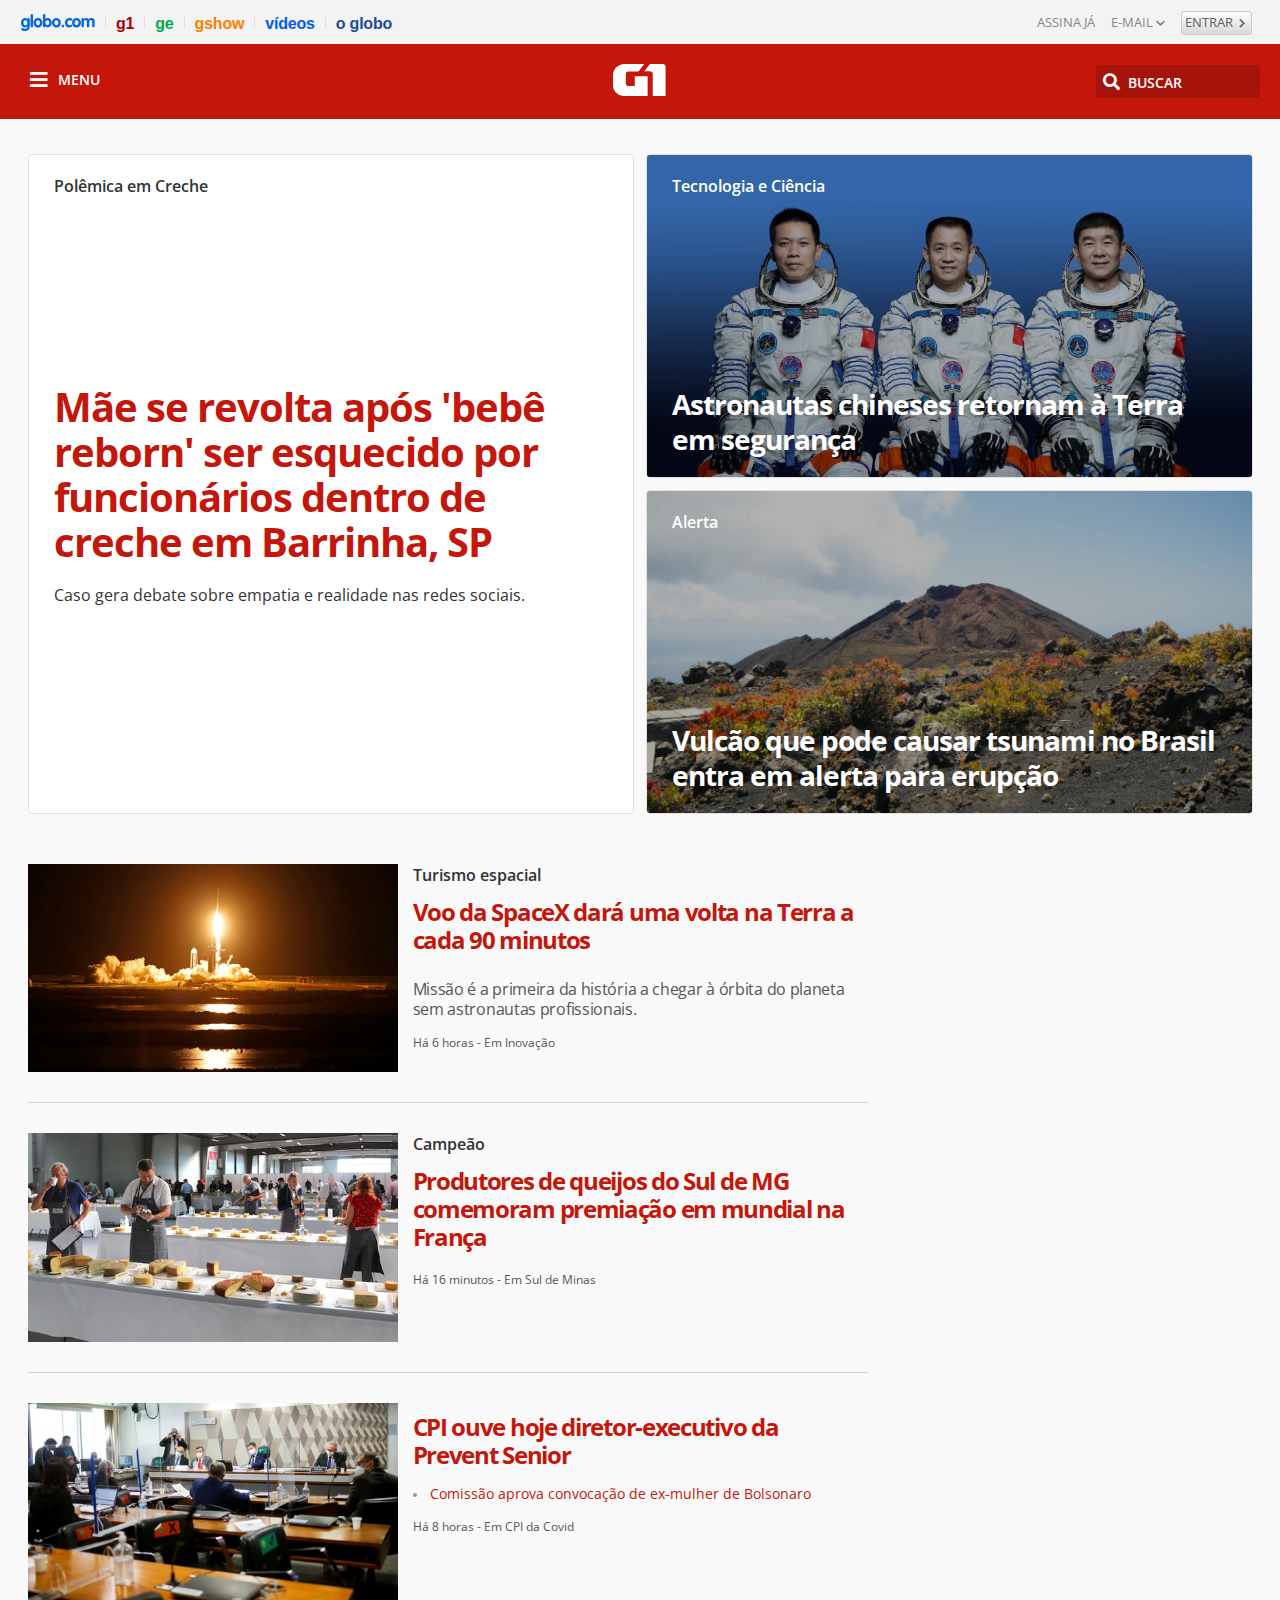
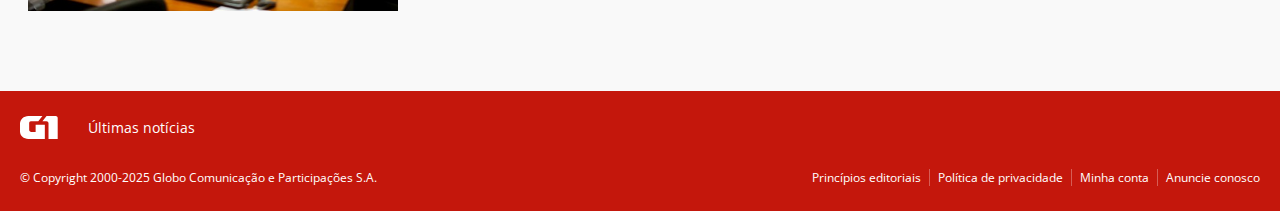
<file: index.html>
<!DOCTYPE html>
<html lang="pt-BR">
  <head>
    <meta charset="utf-8" />
    <meta name="viewport" content="width=device-width, initial-scale=1.0" />
    <title>G1 - O portal de notícias da Globo</title>
    <link rel="stylesheet" href="https://cdnjs.cloudflare.com/ajax/libs/font-awesome/5.15.4/css/all.min.css" />
    <link rel="stylesheet" href="styles.css" />
    <link rel="shortcut icon" href="images/favicon.png" type="image/x-icon">
  </head>

  <body>
    <div class="all">
      <section class="top-bar">
        <div class="aligner">
          <div class="external-links">
            <a href="#">
              <img src="images/logo-globo-1.svg" alt="globo.com" class="logo-globo-svg" />
            </a>
            <ul class="more-links">
              <li><a href="#">g1</a></li>
              <li><a href="#">ge</a></li>
              <li><a href="#">gshow</a></li>
              <li>
                <a href="#">vídeos</a>
                <div class="float-menu">
                  <ul>
                    <li><a href="#">globoplay</a></li>
                    <li><a href="#">globosat play</a></li>
                  </ul>
                </div>
              </li>
              <li><a href="#">o globo</a></li>
            </ul>
          </div>

          <ul class="user-links">
            <li><a href="#">Assina já</a></li>
            <li>
              <a href="#">E-mail <i class="fas fa-chevron-down"></i></i></a>
              <div class="float-menu" style="top: 30px;">
                <ul>
                  <li><a href="#">globomail free</a></li>
                  <li><a href="#">globomail pro</a></li>
                </ul>
              </div>
            </li>
            <li><a href="#" class="highlight">Entrar <i class="fas fa-chevron-right"></i></a></li>
          </ul>
        </div>
      </section>

      <header class="main-header">
        <div class="aligner">
          <section class="menu-btn">
            <button onclick="mainMenu.show()"><i class="fas fa-bars"></i><span>Menu</span></button>
          </section>

          <section class="logo">
            <a href="#"><img src="images/logo-g1-1.svg" alt="G1"></a>
          </section>

          <section class="search-form">
            <form action="#">
              <label for="search-input"><i class="fas fa-search"></i></label>
              <input type="text" placeholder="Buscar" id="search-input">
            </form>
          </section>

          <section class="search-btn">
            <button><i class="fas fa-search"></i></button>
          </section>
        </div>
      </header>

      <section class="main-container">
        <section class="news-master">
          <div class="box box-big">
            <a href="materia.html">
              <span class="subject">Polêmica em Creche</span>
              <span>
                <span class="title">Mãe se revolta após 'bebê reborn' ser esquecido por funcionários dentro de creche em Barrinha, SP</span>
                <span class="subtitle">Caso gera debate sobre empatia e realidade nas redes sociais.</span>
              </span>
              <span></span>
            </a>
          </div>

          <div class="box box-small">
            <div class="cover-image" style="background-image: url('images/news-2.jpg');"></div>
            <a href="#">
              <span class="subject">Tecnologia e Ciência</span>
              <span class="title">Astronautas chineses retornam à Terra em segurança</span>
            </a>
          </div>

          <div class="box box-small">
            <div class="cover-image" style="background-image: url('images/news-3.jpg');"></div>
            <a href="#">
              <span class="subject">Alerta</span>
              <span class="title">Vulcão que pode causar tsunami no Brasil entra em alerta para erupção</span>
            </a>
          </div>
        </section>

        <section class="news-list">
          <ul>
            <li>
              <div class="subject">Turismo espacial</div>
              <div class="title"><a href="#">Voo da SpaceX dará uma volta na Terra a cada 90 minutos</a></div>
              <div class="brief">Missão é a primeira da história a chegar à órbita do planeta sem astronautas profissionais.</div>
              <div class="image"><a href="#"><img src="images/news-list-3.jpg" alt=""></a></div>
              <div class="time">Há 6 horas - Em Inovação</div>
            </li>

            <li>
              <div class="subject">Campeão</div>
              <div class="title"><a href="#">Produtores de queijos do Sul de MG comemoram premiação em mundial na França</a></div>
              <div class="image"><a href="#"><img src="images/news-list-2.jpg" alt=""></a></div>
              <div class="time">Há 16 minutos - Em Sul de Minas</div>
            </li>

            <li>
              <div class="title"><a href="#">CPI ouve hoje diretor-executivo da Prevent Senior</a></div>
              <div class="related">
                <ul>
                  <li><a href="#">Comissão aprova convocação de ex-mulher de Bolsonaro</a></li>
                </ul>
              </div>
              <div class="image"><a href="#"><img src="images/news-list-1.jpg" alt=""></a></div>
              <div class="time">Há 8 horas - Em CPI da Covid</div>
            </li>

            
          </ul>
        </section>
      </section>

      <footer class="main-footer">
        <div class="aligner">
          <section class="top">
            <a href="#"><img src="images/logo-g1-1.svg" alt="G1"></a>
            <a href="#">Últimas notícias</a>
          </section>
  
          <section class="bottom">
            <p>&copy Copyright 2000-2025 Globo Comunicação e Participações S.A.</p>
            <ul>
              <li><a href="#">Princípios editoriais</a></li>
              <li><a href="#">Política de privacidade</a></li>
              <li><a href="#">Minha conta</a></li>
              <li><a href="#">Anuncie conosco</a></li>
            </ul>
          </section>
        </div>
      </footer>
    </div>

    <script src="scripts.js"></script>
  </body>
</html>
</file>
<file: styles.css>
@import url("https://fonts.googleapis.com/css2?family=Open+Sans:wght@300;400;600;700&display=swap");

* {
  margin: 0;
  padding: 0;
  box-sizing: border-box;
}
html, body {
  height: 100%;
}

.all {
  display: flex;
  flex-direction: column;
  min-height: 100vh;
}

.main-footer {
  margin-top: auto;
}

html {
  font-size: 62.5%;
}

body {
  background-color: #f9f9f9;
  color: #000;
}

body,
html {
  height: 100%;
}

body,
button,
input {
  font-family: "Open Sans", sans-serif;
}

img {
  max-width: 100%;
}

.float-menu {
  display: none;
  background-color: #fff;
  position: absolute;
  padding: 5px 5px 5px 1px;
  top: 45px;
  left: 0px;
  box-shadow: 0 0 0 4px rgb(0 0 0 / 6%);
  border-radius: 4px;
  border: 1px solid #e1e1e1;
  z-index: 1;
}
.float-menu::before {
  content: "";
  position: absolute;
  top: -11px;
  left: 10%;
  background: url("images/images-large-s546941f7e6.png") no-repeat;
  background-position: 0 -15px;
  width: 25px;
  height: 11px;
  z-index: 1;
}
.float-menu > ul {
  list-style: none;
}
.float-menu > ul > li > a {
  text-decoration: none;
  font-family: arial, helvetica, sans-serif;
  color: #999;
  font-size: 1.2rem;
  white-space: nowrap;
  padding: 3px 5px;
  font-weight: 600;
  border-left: 3px solid transparent;
  display: block;
  margin: 2px 0;
}
.float-menu > ul > li > a:hover {
  color: #1063e0;
  border-color: #1063e0;
}

.top-bar {
  background-color: #f3f3f3;
}
.top-bar .aligner {
  max-width: 1400px;
  padding: 0 20px;
  margin: 0 auto;
  display: flex;
  align-items: center;
  justify-content: space-between;
}
.top-bar .external-links {
  display: flex;
  align-items: center;
  height: 44px;
}
.top-bar .external-links > a {
  height: fit-content;
  line-height: 0;
  margin-right: 10px;
  text-decoration: none;
}
.top-bar .external-links > a:hover {
  opacity: 0.7;
}
.top-bar .external-links .logo-globo-svg {
  width: 75px;
}
.top-bar .external-links .more-links {
  display: flex;
  height: 100%;
}
.top-bar .external-links .more-links > li {
  display: flex;
  align-items: center;
  position: relative;
}
.top-bar .external-links .more-links > li::before {
  content: "";
  width: 1px;
  height: 10px;
  background: #ddd;
  display: block;
}
.top-bar .external-links .more-links > li > a {
  border-top: 2px solid transparent;
  padding: 0 10px;
  display: flex;
  height: 100%;
  align-items: center;
  font-family: arial, helvetica, sans-serif;
  text-decoration: none;
  font-size: 1.6rem;
  letter-spacing: -0.02rem;
  font-weight: 600;
  list-style: none;
  line-height: 1px;
}
.top-bar .external-links .more-links > li:hover > .float-menu {
  display: block;
}
.top-bar .external-links .more-links > li:nth-child(1) > a {
  color: #a80000;
}
.top-bar .external-links .more-links > li:nth-child(2) > a {
  color: #06aa48;
}
.top-bar .external-links .more-links > li:nth-child(3) > a {
  color: #ff7f00;
}
.top-bar .external-links .more-links > li:nth-child(4) > a {
  color: #005cef;
}
.top-bar .external-links .more-links > li:nth-child(5) > a {
  color: #1e4c9a;
}
.top-bar .external-links .more-links > li:nth-child(1) > a:hover {
  border-color: #a80000;
}
.top-bar .external-links .more-links > li:nth-child(2) > a:hover {
  border-color: #06aa48;
}
.top-bar .external-links .more-links > li:nth-child(3) > a:hover {
  border-color: #ff7f00;
}
.top-bar .external-links .more-links > li:nth-child(4) > a:hover {
  border-color: #005cef;
}
.top-bar .external-links .more-links > li:nth-child(5) > a:hover {
  border-color: #1e4c9a;
}
.top-bar .user-links {
  list-style: none;
  display: flex;
}
.top-bar .user-links > li {
  position: relative;
  padding: 0 8px;
}
.top-bar .user-links > li:hover > .float-menu {
  display: block;
}
.top-bar .user-links > li > a {
  font-size: 1.27rem;
  color: #868686;
  text-transform: uppercase;
  text-decoration: none;
  padding: 12px 0;
  transition: color 0.3s ease;
}
.top-bar .user-links > li > a > i {
  font-size: 1rem;
}
.top-bar .user-links a.highlight {
  background: linear-gradient(#fdfdfd, #d8d8d8);
  color: #5f5d5d;
  border: 1px solid #ccc;
  padding: 1px 3px 3px 3px;
  border-radius: 3px;
}
.top-bar .user-links > li > a:hover {
  color: #1063e0;
}
.top-bar .user-links > li > a.highlight > i {
  margin: 0 3px;
}
@media only screen and (max-width: 750px) {
  .top-bar {
    display: none;
  }
}

.main-header {
  background-color: #c4170c;
  height: 75px;
}
.main-header .aligner {
  max-width: 1360px;
  margin: 0 auto;
  height: 100%;
  padding: 0 20px;
  display: grid;
  grid-template-columns: repeat(3, 1fr);
  align-items: center;
}
.main-header .menu-btn > button {
  font-weight: 600;
  background: none;
  border: none;
  cursor: pointer;
  text-transform: uppercase;
  color: #fff;
  font-size: 1.4rem;
}
.main-header .menu-btn > button > i {
  font-size: 2rem;
  margin-right: 10px;
  vertical-align: middle;
  margin-bottom: 3px;
}
.main-header .logo {
  text-align: center;
}
.main-header .logo img {
  width: 53px;
}
.main-header .search-form {
  height: 33px;
  position: relative;
}
.main-header .search-form > form {
  position: absolute;
  top: 0;
  right: 0;
}
.main-header .search-form > form > label {
  position: absolute;
  top: 5px;
  left: 7px;
  z-index: 1;
  color: #fff;
  font-size: 1.7rem;
}
.main-header .search-form > form:focus-within > label {
  color: #969696;
}
.main-header .search-form > form > input[type="text"] {
  width: 164px;
  height: 33px;
  background-color: rgba(0, 0, 0, 0.15);
  border-radius: 4px;
  border: none;
  outline: 0;
  font-size: 1.4rem;
  padding: 5px 5px 4px 32px;
  transition: width ease 0.3s;
  font-weight: 600;
}
.main-header .search-form > form > input[type="text"]::placeholder {
  text-transform: uppercase;
  color: #fff;
}
.main-header .search-form > form > input[type="text"]:focus {
  width: 220px;
  color: #333;
  background-color: #fff;
}
.main-header .search-form > form > input[type="text"]:focus::placeholder {
  color: #969696;
}
.main-header .search-btn {
  display: none;
  text-align: right;
}
.main-container {
  padding: 0;
}
.news-content {
  margin-top: -20px; /* Aproxima do topo */
}

.main-header .search-btn > button {
  background: none;
  border: none;
  cursor: pointer;
  color: #fff;
  font-size: 1.6rem;
}
@media only screen and (max-width: 750px) {
  .main-header {
    height: 50px;
  }
  .main-header .menu-btn > button > span {
    display: none;
  }
  .main-header .logo img {
    width: 37px;
  }
  .main-header .search-form {
    display: none;
  }
  .main-header .search-btn {
    display: block;
  }
}

.main-nav {
  font-size: 1rem;
  visibility: hidden;
  width: 100%;
  height: 100vh;
  position: absolute;
  z-index: 100;
  top: 0;
  left: 0;
  transition: visibility ease 0.4s;
}
body.main-menu-opened {
  overflow: hidden;
}
body.main-menu-opened .main-nav {
  visibility: visible;
}
.main-nav .overlay {
  background-color: rgb(0 0 0 / 60%);
  width: 100%;
  height: 100vh;
  position: absolute;
  top: 0;
  left: 0;
  z-index: 1;
  opacity: 0;
  transition: opacity ease 0.4s;
}
body.main-menu-opened .main-nav .overlay {
  opacity: 1;
}

.main-nav .aligner {
  width: 272px;
  height: 100vh;
  background-color: #fafafa;
  overflow-x: auto;
  position: relative;
  left: -272px;
  z-index: 2;
  transition: left ease 0.4s;
  padding: 0 0 85px 0;
}
body.main-menu-opened .main-nav .aligner {
  left: 0;
}

.main-nav .nav-pages {
  display: flex;
  overflow: hidden;
}
.main-nav .nav-page {
  flex-shrink: 0;
  width: 100%;
  position: relative;
  left: 0;
  overflow: hidden;
  max-height: 100vh;
  transition: left ease 0.5s;
}
.main-nav .nav-page.selected {
  overflow: unset;
  max-height: unset;
}
.main-nav .nav-page > .back-btn {
  width: 100%;
  border: none;
  text-align: left;
  cursor: pointer;
  background-color: #fff;
  display: block;
  text-decoration: none;
  color: #000;
  font-weight: 700;
  font-size: 1.9em;
  padding: 25px 20px;
  box-shadow: 0 1px 0 0 #eee;
  text-overflow: ellipsis;
  overflow: hidden;
  white-space: nowrap;
}
.main-nav .nav-page > .back-btn > i {
  color: #c4170c;
  font-size: 1.3rem;
  vertical-align: middle;
  margin-right: 10px;
}
.main-nav .nav-page > .title {
  font-size: 1.6em;
  font-weight: 700;
  color: #333;
  margin: 25px 0 0 20px;
}
.main-nav .links {
  list-style: none;
  margin: 15px 20px 20px 20px;
  border-bottom: 1px solid #eee;
  padding: 0 0 20px 0;
}
.main-nav .links > li > a {
  cursor: pointer;
  display: flex;
  align-items: center;
  justify-content: space-between;
  font-size: 1.9em;
  font-weight: 300;
  text-decoration: none;
  color: #666;
  padding: 8px 0;
  text-overflow: ellipsis;
  overflow: hidden;
  white-space: nowrap;
}
.main-nav .links > li > a:hover {
  color: #1063e0;
}
.main-nav .links > li > a > i {
  font-size: 1.1rem;
  color: #a80000;
}
.main-nav .user-links {
  margin: 0 10px;
}
.main-nav .user-links > a {
  display: flex;
  align-items: center;
  text-decoration: none;
  margin-bottom: 10px;
}
.main-nav .user-links > a > .text-right {
  color: #666;
  font-weight: 300;
}
.main-nav .user-links > a > .text-right > span {
  display: block;
}
.main-nav .user-links > a > .text-right > .highlight {
  font-size: 1.5em;
  font-weight: 700;
  color: #c4170c;
}
.main-nav .user-links > a > .text-right > .light {
  font-size: 1.2em;
  font-weight: 400;
}
.main-nav .user-links > a > .text-right > .normal {
  font-size: 1.6em;
}
.main-nav .user-links > a > .icon-left {
  width: 40px;
  text-align: center;
  color: #999;
  font-size: 1.9rem;
}
.main-nav .user-links > a > .icon-left > img {
  line-height: 0;
  vertical-align: middle;
}

.main-container {
  max-width: 1265px;
  margin: 35px auto 0 auto;
  padding: 0 20px 20px 20px;
}
@media only screen and (max-width: 900px) {
  .main-container {
    padding: 0 0 20px 0;
  }
}

.news-master {
  display: grid;
  grid-template-columns: 1fr 1fr;
  grid-gap: 12px;
  height: 660px;
  margin-bottom: 50px;
}
.news-master .box {
  border-radius: 4px;
  overflow: hidden;
  background-color: #fff;
  border: 1px solid #e1e1e1;
}
.news-master .box > a {
  padding: 20px 25px;
  display: block;
}
.news-master .box a {
  text-decoration: none;
}
.news-master .box .subject {
  display: block;
  font-size: 1.6rem;
  font-weight: 600;
  color: #333;
}
.news-master .box-big {
  grid-row: 1 / 3;
}
.news-master .box-big > a {
  display: flex;
  flex-direction: column;
  justify-content: space-between;
  height: 100%;
}
.news-master .box-big .title {
  display: block;
  font-size: 4rem;
  font-weight: 700;
  color: #c4170c;
  letter-spacing: -1px;
  line-height: 45px;
  transition: color ease 0.2s;
}
.news-master .box-big:hover .title {
  color: #a6130a;
}
.news-master .box-big .subtitle {
  margin-top: 20px;
  display: block;
  font-size: 1.6rem;
  color: #333;
}
.news-master .box-small {
  position: relative;
}
.news-master .box-small .cover-image {
  background-size: cover;
  background-position: center;
  background-repeat: no-repeat;
  position: absolute;
  width: 100%;
  height: 100%;
  top: 0;
  left: 0;
  z-index: 1;
  transition: transform ease 0.3s;
}
.news-master .box-small:hover .cover-image {
  transform: scale(1.08);
}
.news-master .box-small::before {
  content: "";
  width: 100%;
  height: 100%;
  background-color: rgb(0 0 0 / 30%);
  position: absolute;
  top: 0;
  left: 0;
  z-index: 2;
}
.news-master .box.box-small .subject {
  color: #fff;
}
.news-master .box-small > a {
  display: flex;
  flex-direction: column;
  justify-content: space-between;
  height: 100%;
  position: relative;
  z-index: 3;
}
.news-master .box-small .title {
  display: block;
  font-size: 2.8rem;
  font-weight: 700;
  color: #fff;
  letter-spacing: -1px;
  line-height: 35px;
}
@media only screen and (max-width: 900px) {
  .news-master {
    display: block;
    height: auto;
  }
  .news-master .box {
    margin-bottom: 20px;
  }
  .news-master .box .subject {
    margin-bottom: 20px;
  }
  .news-master .box-small {
    height: 200px;
  }
  .news-master .box-big .title {
    font-size: 3rem;
    line-height: 4rem;
  }
}

.news-list {
  display: grid;
  grid-template-columns: 7fr 3fr;
  grid-column-gap: 25px;
}
.news-list a {
  text-decoration: none;
}
.news-list ul {
  list-style: none;
}
.news-list > ul > li {
  display: grid;
  grid-template-columns: repeat(auto-fit, minmax(0%, max-content));
  grid-column-gap: 15px;
  border-bottom: 1px solid #d2d2d2;
  padding-bottom: 30px;
  margin-bottom: 30px;
}
.news-list > ul > li:last-child {
  border-bottom: none;
}
.news-list > ul .image {
  grid-column: 1;
  grid-row: 1 / 6;
  display: block;
  max-width: 370px;
}
.news-list > ul .image a {
  display: block;
}
.news-list > ul .image img {
  width: 100%;
  display: block;
}
.news-list > ul .header {
  grid-column: 2;
}
.news-list > ul .subject {
  grid-column: 2;
  margin-bottom: 2px;
  color: #333;
  font-size: 1.6rem;
  font-weight: 600;
}
.news-list > ul .title {
  grid-column: 2;
  margin: 10px 0 15px 0;
}
.news-list > ul .title a {
  color: #c4170c;
  font-size: 2.4rem;
  font-weight: 700;
  letter-spacing: -1.3px;
  line-height: 28px;
  display: block;
}
.news-list > ul .title a:hover {
  color: #a6130a;
}
.news-list > ul .brief {
  grid-column: 2;
  color: #555;
  font-size: 1.6rem;
  line-height: 20px;
  font-weight: 400;
  letter-spacing: -0.3px;
  margin: 10px 0 10px 0;
}
.news-list > ul .related {
  grid-column: 2;
  margin: 0 0 10px 0;
}
.news-list > ul .related ul {
  list-style: disc;
  color: #999;
  font-size: 1.2rem;
  list-style-position: inside;
}
.news-list > ul .related a {
  text-decoration: none;
  font-size: 1.4rem;
  font-weight: 400;
  color: #c4170c;
}
.news-list > ul .related a:hover {
  color: #a6130a;
}
.header-title {
  text-align: center;
  flex-grow: 1; 
}

.header-title h2 {
  font-size: 2.4rem; 
  font-weight: bold;
  color: #fff; 
  text-transform: uppercase;
}

.news-list > ul .time {
  grid-column: 2;
  color: #555;
  font-size: 1.2rem;
  margin-top: 5px;
}
@media only screen and (max-width: 900px) {
  .news-list {
    display: block;
  }
  .news-list > ul > li {
    display: block;
    background-color: #fff;
    padding: 15px 0;
    box-shadow: 0px 0px 4px #d5d5d5;
    margin-bottom: 20px;
  }
  .news-list > ul .subject,
  .news-list > ul .title,
  .news-list > ul .brief,
  .news-list > ul .related,
  .news-list > ul .time {
    padding: 0 15px;
  }
  .news-list > ul .image {
    margin-bottom: 10px;
    max-width: 100%;
  }
}

.news-list > aside .box {
  background-color: #fff;
  border-radius: 4px;
  border: 1px solid #e6e6e6;
  box-shadow: 0 1px 2px rgb(0 0 0 / 5%);
  margin-bottom: 15px;
}
.news-list > aside .box > h2 {
  padding: 15px 20px;
  font-size: 1.6rem;
  font-weight: 700;
  color: #333;
  border-bottom: 1px solid #eeeeee;
}
.news-list > aside .box > ul {
  padding: 0 25px;
}
.news-content {
  display: block;
  width: 100%;
}

.news-list > aside .box > ul > li {
  padding: 20px 0;
  border-bottom: 1px solid #eeeeee;
  display: flex;
  align-items: center;
  justify-content: space-between;
}
.news-list > aside .box > ul > li:last-child {
  border-bottom: none;
}
.news-list > aside .box > ul .title > a {
  color: #c4170c;
  font-size: 1.6rem;
  font-weight: 700;
  letter-spacing: -0.3px;
  line-height: 20px;
  display: block;
}
.news-list > aside .box > ul .title > a:hover {
  color: #a6130a;
}
.news-list > aside .box > ul .title > span {
  font-size: 1.5rem;
  font-weight: 600;
  color: #333;
  margin-bottom: 8px;
  display: block;
}
.news-list > aside .box > ul .image {
  width: 94px;
  flex-shrink: 0;
  margin-left: 10px;
}
.news-list > aside .box > ul .image a {
  display: block;
}
.news-list > aside .box > ul .image img {
  display: block;
  width: 100%;
}
.news-content {
  max-width: 800px; 
  margin: 0 auto;
  padding: 20px;
  background-color: #fff; 
  border-radius: 4px;
  box-shadow: 0 0 10px rgba(0, 0, 0, 0.1); 
}
.news-content {
  max-width: 850px;
  margin: 0 auto;
  padding: 20px;
  background-color: #fff;
  border-radius: 4px;
  box-shadow: 0 0 10px rgba(0, 0, 0, 0.1);
}
.news-content h1 {
  font-size: 2.8rem;
  font-weight: bold;
  color: #c4170c;
  margin-bottom: 15px;
}

.news-content p {
  font-size: 1.6rem;
  line-height: 1.8;
  color: #333;
}
.news-content blockquote {
  font-style: italic;
  border-left: 4px solid #c4170c;
  padding-left: 15px;
  margin: 20px 0;
  color: #555;
}
.news-content p {
  font-size: 1.8rem;
  line-height: 1.8; 
  margin-bottom: 20px; 
}
.news-content {
  max-width: 850px;
  margin: 0 auto;
  padding: 20px;
  background-color: transparent; 
  border-radius: 0; 
  box-shadow: none; 
}
.news-content article {
  width: 100%;
  padding: 0 20px;
}
.news-content {
  max-width: 850px;
  margin: 0 auto;
  padding: 0; 
  background-color: transparent;
  border-radius: 0;
  box-shadow: none;
}

.news-content {
  max-width: 850px;
  margin: 0 auto;
  padding: 20px;
  background-color: #fff;
  border-radius: 4px;
  box-shadow: 0 0 10px rgba(0, 0, 0, 0.1);
}
.news-content h1 {
  font-size: 3rem;
  font-weight: bold;
  color: #c4170c;
}

.news-content p {
  font-size: 1.8rem;
  line-height: 1.8;
  color: #333;
}
button {
  background-color: #c4170c;
  color: #fff;
  font-size: 1.6rem;
  padding: 10px;
  border: none;
  cursor: pointer;
  transition: background 0.3s ease;
}

button:hover {
  background-color: #a6130a;
}
img {
  max-width: 100%;
  height: auto;
}
@media only screen and (max-width: 768px) {
  .news-content {
    max-width: 95%;
    padding: 15px;
  }

  .news-content h1 {
    font-size: 2.4rem;
  }

  .news-content p {
    font-size: 1.6rem;
  }
}

.news-content {
  font-family: Arial, sans-serif; 
  font-size: 1.8rem; 
  line-height: 1.6; 
  color: #333; 
}

.news-content h1 {
  font-size: 3rem; 
  font-weight: bold;
  color: #c4170c; 
}

.news-content p {
  font-size: 1.8rem;
  line-height: 1.8;
}

.main-footer {
  background-color: #c4170c;
  padding: 25px 0;
}
.main-footer .aligner {
  max-width: 1400px;
  padding: 0 20px;
  margin: 0 auto;
}
.main-footer .top {
  display: flex;
  align-items: center;
  margin-bottom: 30px;
}
.main-footer .top a {
  text-decoration: none;
}
.main-footer .top a:nth-child(1) img {
  width: 38px;
  display: block;
}
.main-footer .top a:nth-child(2) {
  color: #fff;
  font-size: 1.4rem;
  margin-left: 30px;
}
.main-footer .bottom {
  display: flex;
  align-items: center;
  justify-content: space-between;
}
.main-footer .bottom > p {
  color: #fff;
  font-size: 1.2rem;
}
.main-footer .bottom > ul {
  display: flex;
  list-style: none;
}
.main-footer .bottom > ul a {
  text-decoration: none;
  color: #fff;
  font-size: 1.2rem;
}
.main-footer .bottom > ul > li {
  border-right: 1px solid rgb(255, 255, 255, 0.3);
  padding: 0 8px;
}
.main-footer .bottom > ul > li:last-child {
  border-right: none;
  padding-right: 0;
}
@media only screen and (max-width: 900px) {
  .main-footer .bottom {
    display: block;
  }
  .main-footer .bottom > ul {
    margin-top: 20px;
  }
}
@media only screen and (max-width: 600px) {
  .main-footer .bottom > p {
    font-size: 1.1rem;
  }
  .main-footer .bottom > ul {
    display: none;
  }
}
</file>
